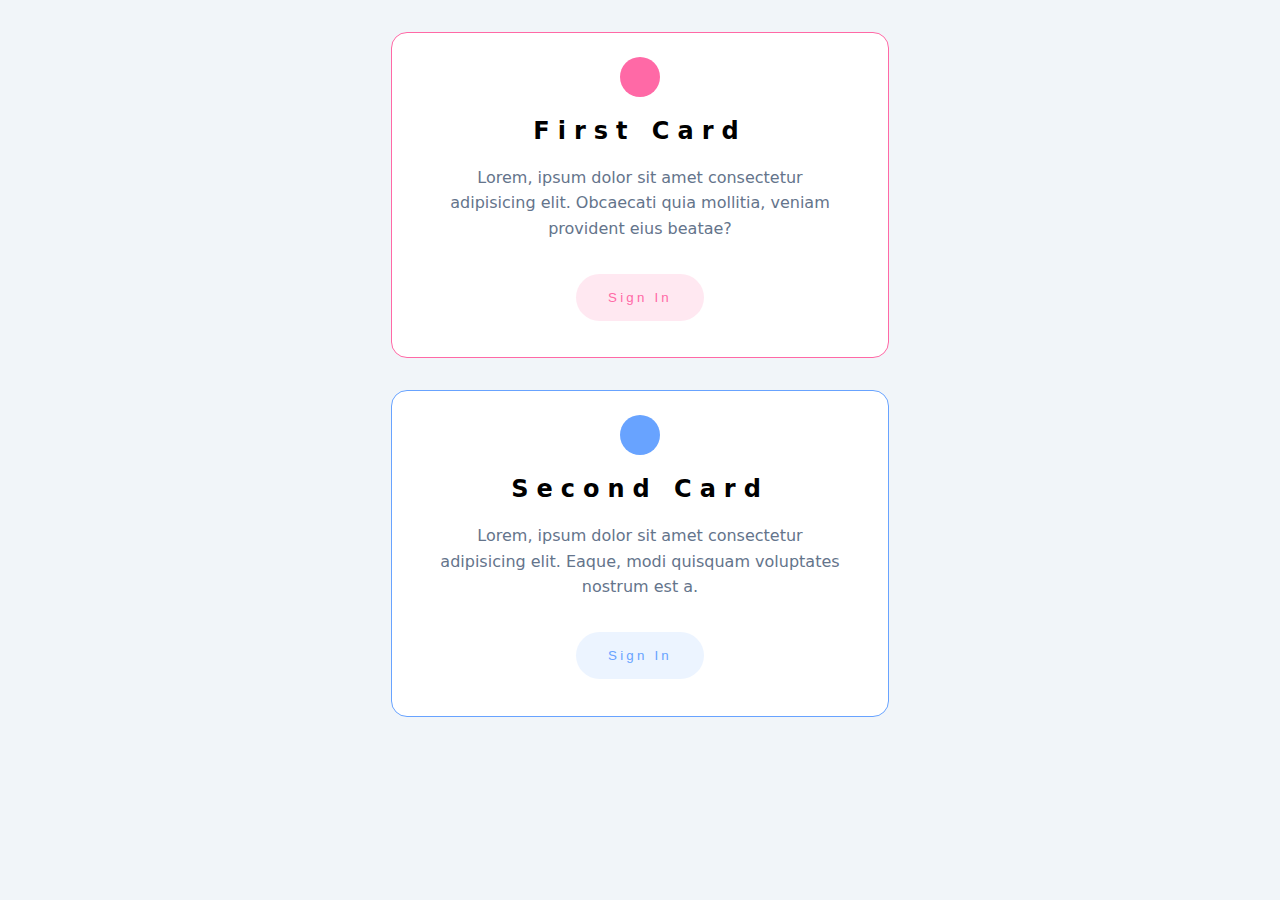
<file: CSS box model project no.3/index.html>
<!DOCTYPE html>
<html lang="en">
  <head>
    <meta charset="UTF-8" />
    <meta http-equiv="X-UA-Compatible" content="IE=edge" />
    <meta name="viewport" content="width=device-width, initial-scale=1.0" />
    <title>box-model</title>
    <link rel="stylesheet" href="styles.css" />
  </head>
  <body>
    <div class="card card-1">
      <div class="icon">
    </div>
        <h2 class="title">first card</h2>
          <p class="text">
            Lorem, ipsum dolor sit amet consectetur adipisicing elit. Obcaecati
            quia mollitia, veniam provident eius beatae?
          </p>
          <button class="btn btn-pink">Sign in</button>
        </h2>
    </div>
    <div class="card card-2">
      <div class="icon">
    </div>
        <h2 class="title">second card</h2>
          <p class="text">
            Lorem, ipsum dolor sit amet consectetur adipisicing elit. Eaque,
            modi quisquam voluptates nostrum est a.
          </p>
          <button class="btn btn-blue">Sign in</button>
        </h2>
    </div>
  </body>
</html>
</file>
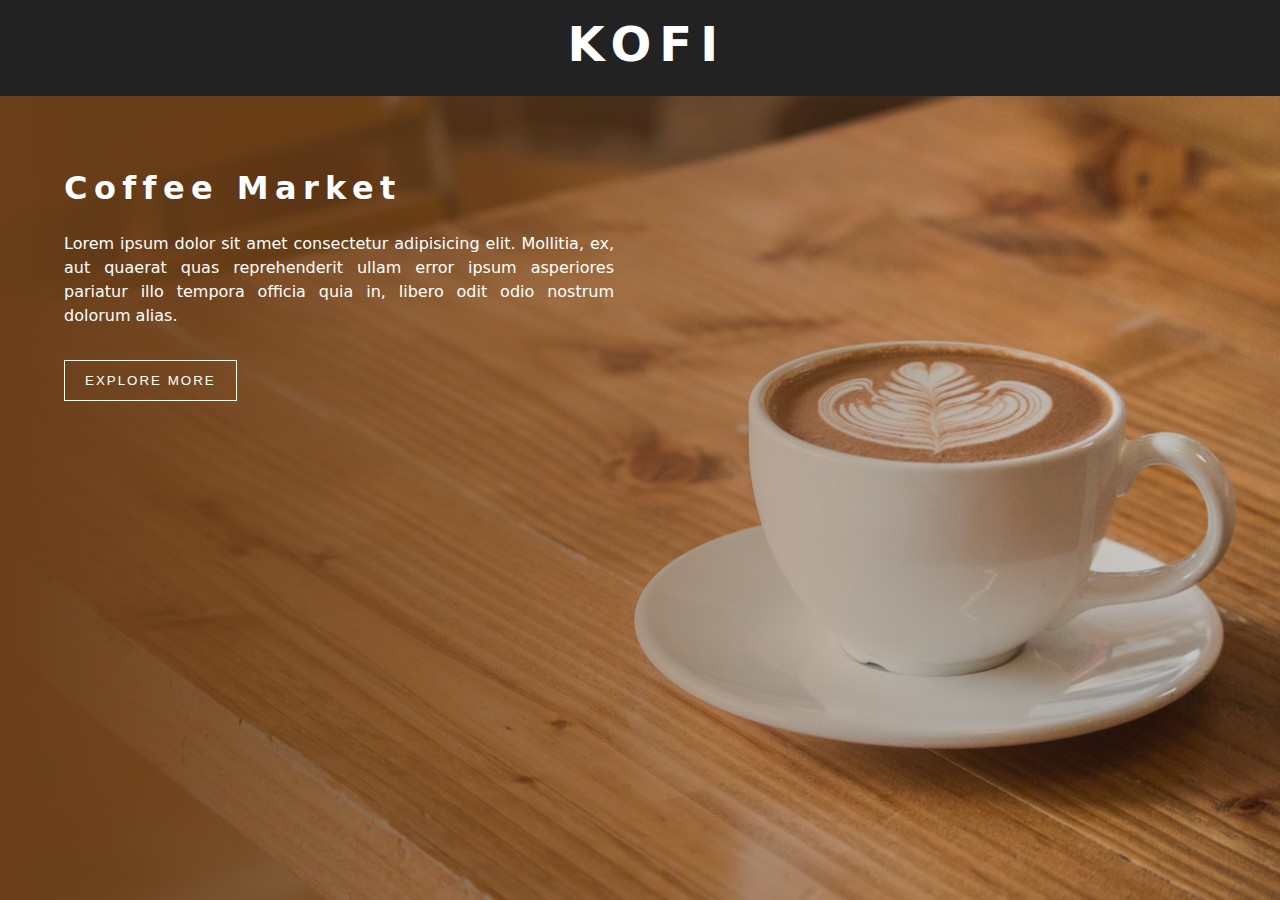
<file: Display Images Project no.4/index.html>
<!DOCTYPE html>
<html lang="en">
  <head>
    <meta charset="UTF-8" />
    <meta http-equiv="X-UA-Compatible" content="IE=edge" />
    <meta name="viewport" content="width=device-width, initial-scale=1.0" />
    <title>Display Image Project</title>
    <link rel="stylesheet" href="styles.css" />
  </head>
  <body>
    <!-- nav -->
    <div class="nav">
      <div class="nav-center">
        <span class="nav-title">kofi</span>
      </div>
    </div>
    <!-- hero -->
    <div class="hero">
      <div class="hero-center">
        <h1>coffee market</h1>
        <p>
          Lorem ipsum dolor sit amet consectetur adipisicing elit. Mollitia, ex,
          aut quaerat quas reprehenderit ullam error ipsum asperiores pariatur
          illo tempora officia quia in, libero odit odio nostrum dolorum alias.
        </p>
        <button class="hero-btn">explore more</button>
      </div>
    </div>
  </body>
</html>
</file>
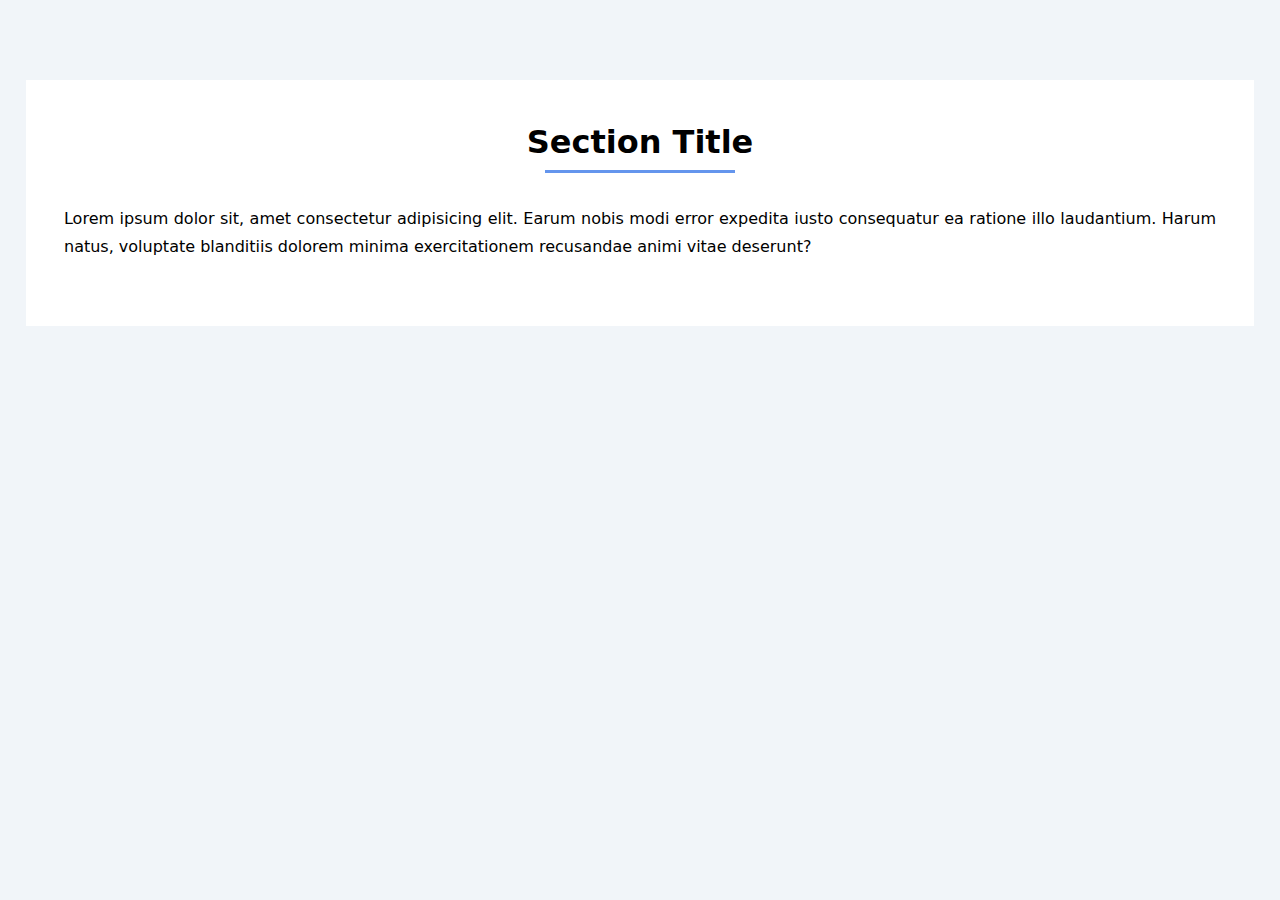
<file: Display property Project/index.html>
<!DOCTYPE html>
<html lang="en">
  <head>
    <meta charset="UTF-8" />
    <meta http-equiv="X-UA-Compatible" content="IE=edge" />
    <meta name="viewport" content="width=device-width, initial-scale=1.0" />
    <title>Display property</title>
    <link rel="stylesheet" href="styles.css" />
  </head>
  <body>
    <!-- Section -->
    <div class="section">
      <!-- Section title -->
      <div class="section-title">
        <h1>Section Title</h1>
        <div class="title-underline"></div>
      </div>
      <!-- end -->
      <!-- Section center -->
      <div class="section-center">
        <p>
          Lorem ipsum dolor sit, amet consectetur adipisicing elit. Earum nobis
          modi error expedita iusto consequatur ea ratione illo laudantium.
          Harum natus, voluptate blanditiis dolorem minima exercitationem
          recusandae animi vitae deserunt?
        </p>
      </div>
      <!-- end of Section center -->
    </div>
    <!-- end of section  -->
  </body>
</html>
</file>
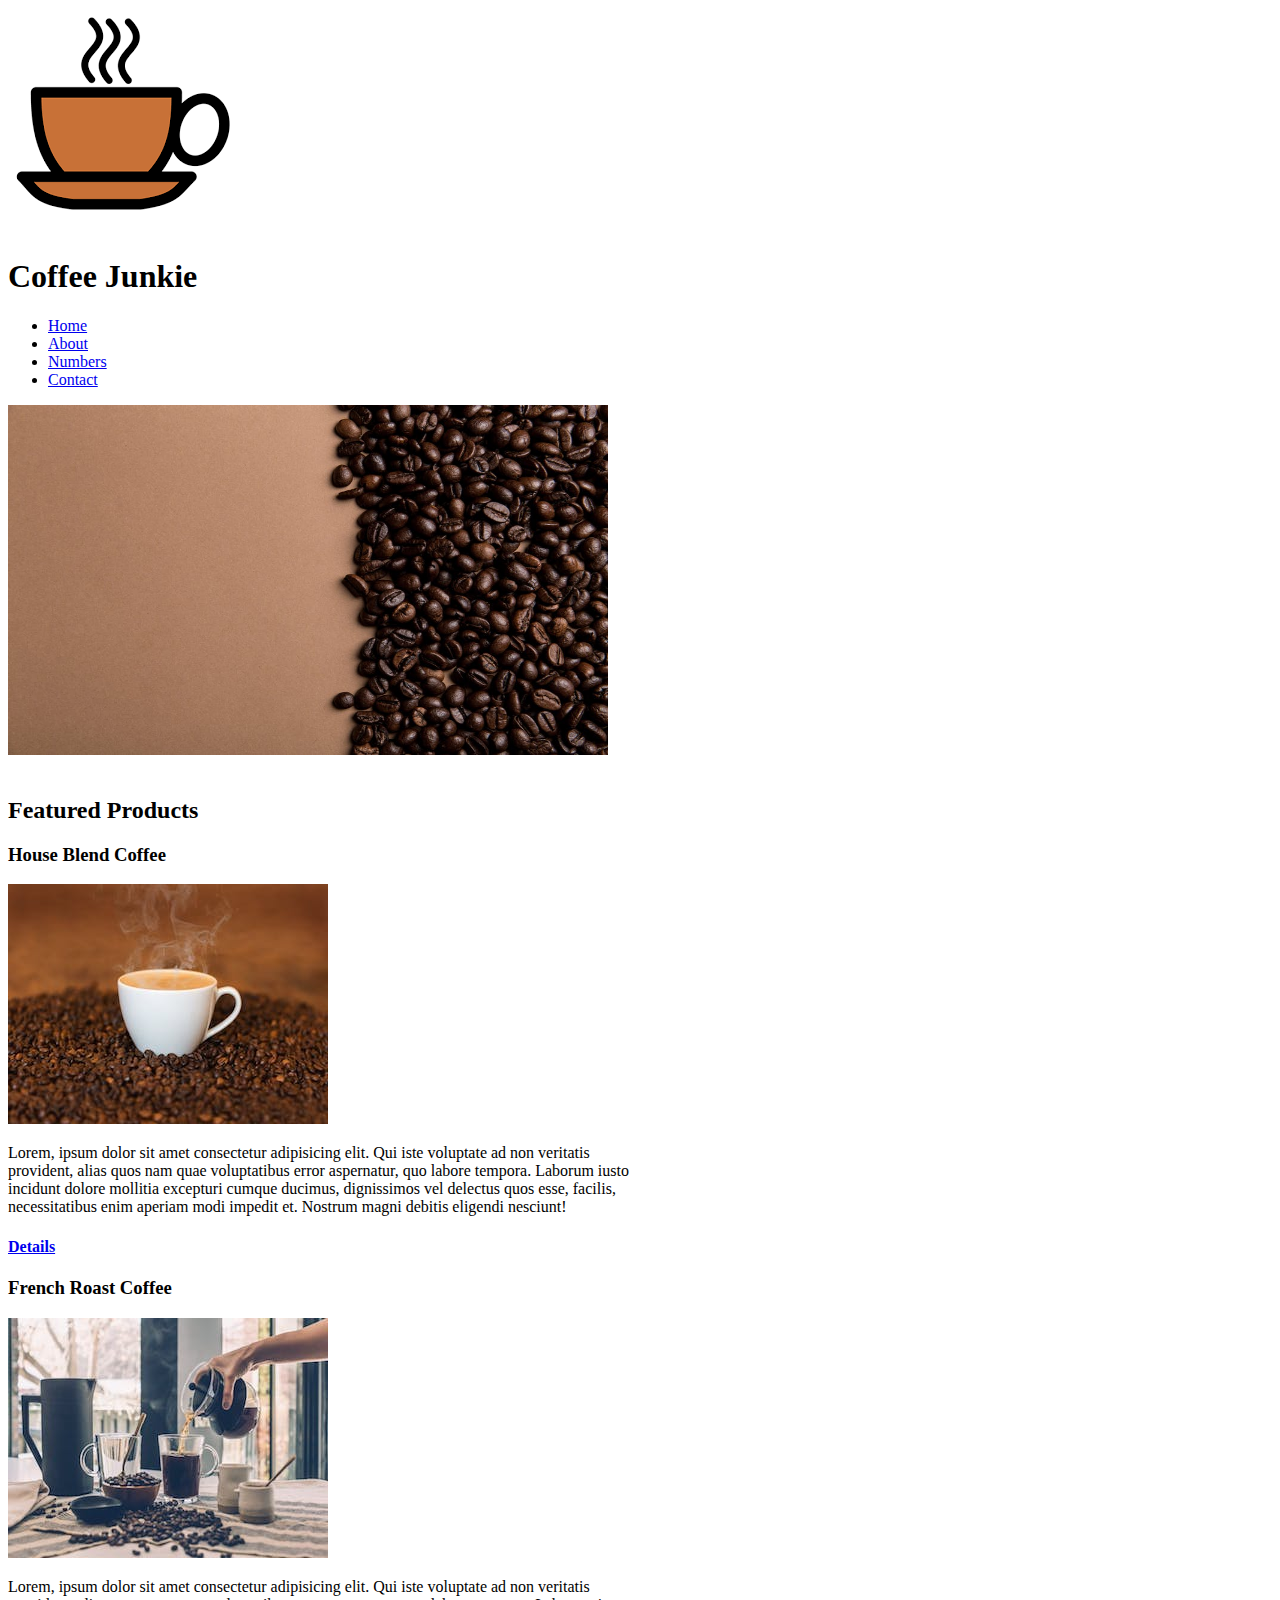
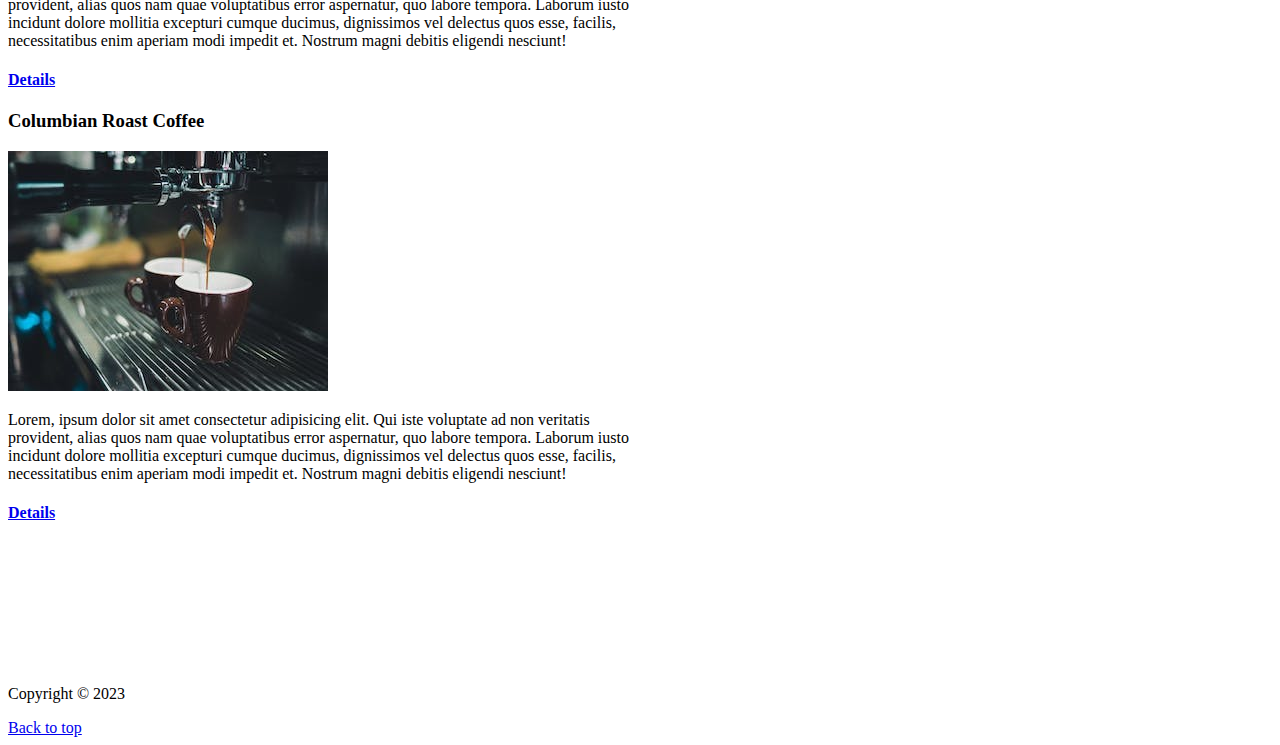
<file: First project/index.html>
<!-- Coffee HTML -->
<!-- Create a HTML page for Coffee Shop -->
<!DOCTYPE html>
<html lang="en">
  <head>
    <meta charset="UTF-8" />
    <meta http-equiv="X-UA-Compatible" content="IE=edge" />
    <meta name="viewport" content="width=device-width, initial-scale=1.0" />
    <title>Coffee Shop</title>
  </head>
  <body>
    <img src="./images/images/logo.png" alt="coffee logo" id="logo"/>
    <h1>Coffee Junkie</h1>
    <!-- navbar -->
    <ul>
      <li>
        <a href="index.html">Home</a>
      </li>
      <li>
        <a href="about.html">About</a>
      </li>
      <li>
        <a href="numbers.html">Numbers</a>
      </li>
      <li>
        <a href="contact.html">Contact</a>
      </li>
    </ul>
    <!-- Main Image -->
    <img src="./images/images/background.jpeg" alt="coffee beans" width="600" height="350">
    <br>
    <br>
    <h2>Featured Products</h2>
    
    <!-- house blend -->
    <h3>House Blend Coffee</h3>
    <img src="./images/images/house-blend.jpeg" alt="house blend coffee">
    <p style="width: 50%;">Lorem, ipsum dolor sit amet consectetur adipisicing elit. Qui iste voluptate ad non veritatis provident, alias quos nam quae voluptatibus error aspernatur, quo labore tempora. Laborum iusto incidunt dolore mollitia excepturi cumque ducimus, dignissimos vel delectus quos esse, facilis, necessitatibus enim aperiam modi impedit et. Nostrum magni debitis eligendi nesciunt!</p>
    <h4>
        <a href="https://en.wikipedia.org/wiki/Coffee" target="_blank">Details</a>
    </h4>
    <!-- French Roast -->
    <h3>French Roast Coffee</h3>
    <img src="./images/images/french-roast.jpeg" alt="French Roast coffee">
    <p style="width: 50%;">Lorem, ipsum dolor sit amet consectetur adipisicing elit. Qui iste voluptate ad non veritatis provident, alias quos nam quae voluptatibus error aspernatur, quo labore tempora. Laborum iusto incidunt dolore mollitia excepturi cumque ducimus, dignissimos vel delectus quos esse, facilis, necessitatibus enim aperiam modi impedit et. Nostrum magni debitis eligendi nesciunt!</p>
    <h4>
        <a href="https://en.wikipedia.org/wiki/Coffee" target="_blank">Details</a>
    </h4>
    <!-- Columbian Roast -->
    <h3>Columbian Roast Coffee</h3>
    <img src="./images/images/columbian-roast.jpeg" alt="Columbian Roast coffee">
    <p style="width: 50%;">Lorem, ipsum dolor sit amet consectetur adipisicing elit. Qui iste voluptate ad non veritatis provident, alias quos nam quae voluptatibus error aspernatur, quo labore tempora. Laborum iusto incidunt dolore mollitia excepturi cumque ducimus, dignissimos vel delectus quos esse, facilis, necessitatibus enim aperiam modi impedit et. Nostrum magni debitis eligendi nesciunt!</p>
    <h4>
        <a href="https://en.wikipedia.org/wiki/Coffee" target="_blank">Details</a>
    </h4>

    <br><br><br><br><br><br><br>

    <p>
    Copyright &copy; 2023
    </p>
    <a href="#logo">Back to top</a>
  </body>
</html>
</file>
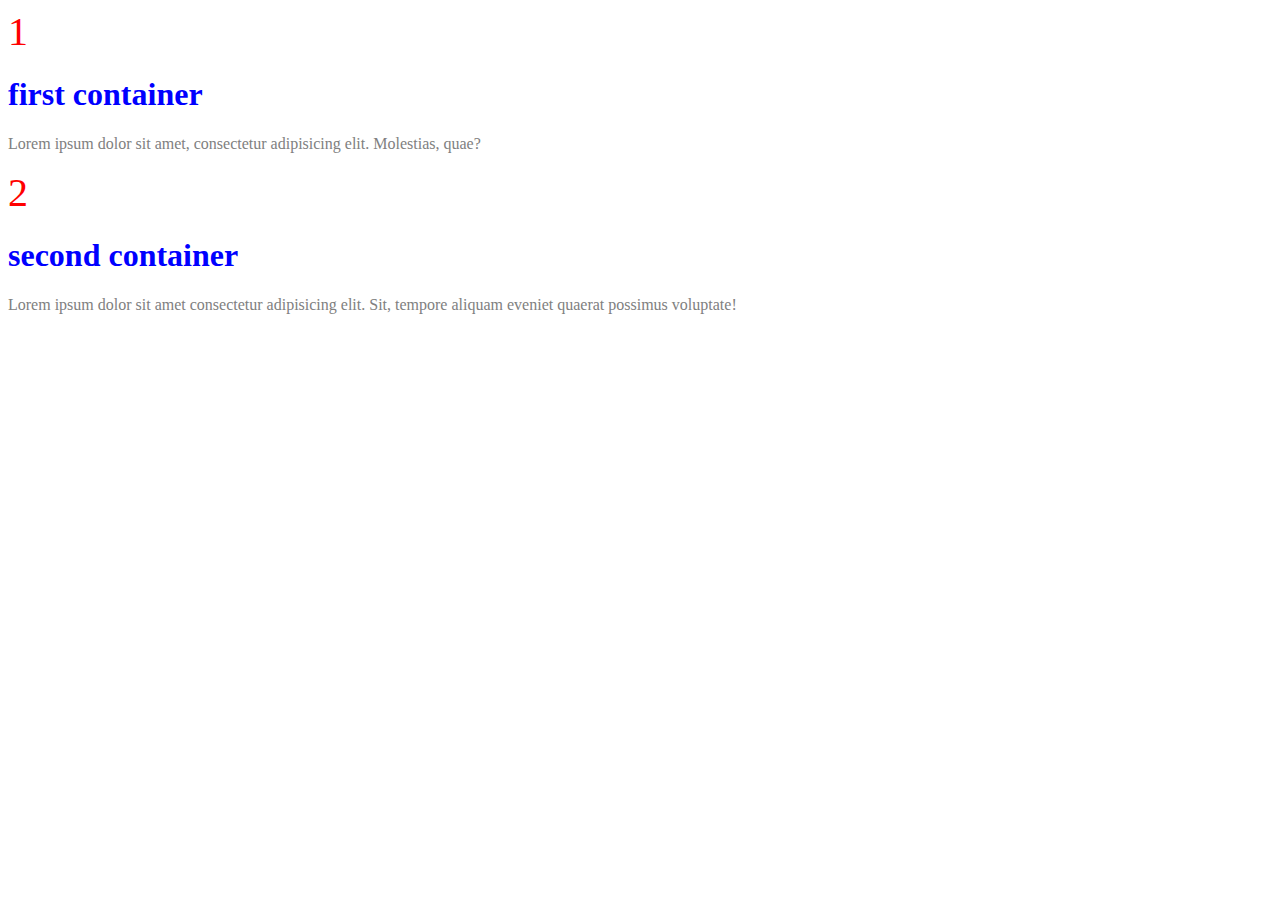
<file: Second project/index.html>
<!-- CSS fundamentals -->

<!DOCTYPE html>
<html lang="en">
  <head>
    <meta charset="UTF-8" />
    <meta http-equiv="X-UA-Compatible" content="IE=edge" />
    <meta name="viewport" content="width=device-width, initial-scale=1.0" />
    <title>CSS fundamentals</title>
    <link rel="stylesheet" href="styles.css" />
  </head>
  <body>
    <!-- First container -->
    <div class="container">
      <span class="icon">1</span>
      <h1 id="title">first container</h1>
      <p>
        Lorem ipsum dolor sit amet, consectetur adipisicing elit. Molestias,
        quae?
      </p>
    </div>
    <!-- Second container -->
    <div class="container">
      <span class="icon">2</span>
      <h1 id="title">second container</h1>
      <p>
        Lorem ipsum dolor sit amet consectetur adipisicing elit. Sit, tempore
        aliquam eveniet quaerat possimus voluptate!
      </p>
    </div>
  </body>
</html>
</file>
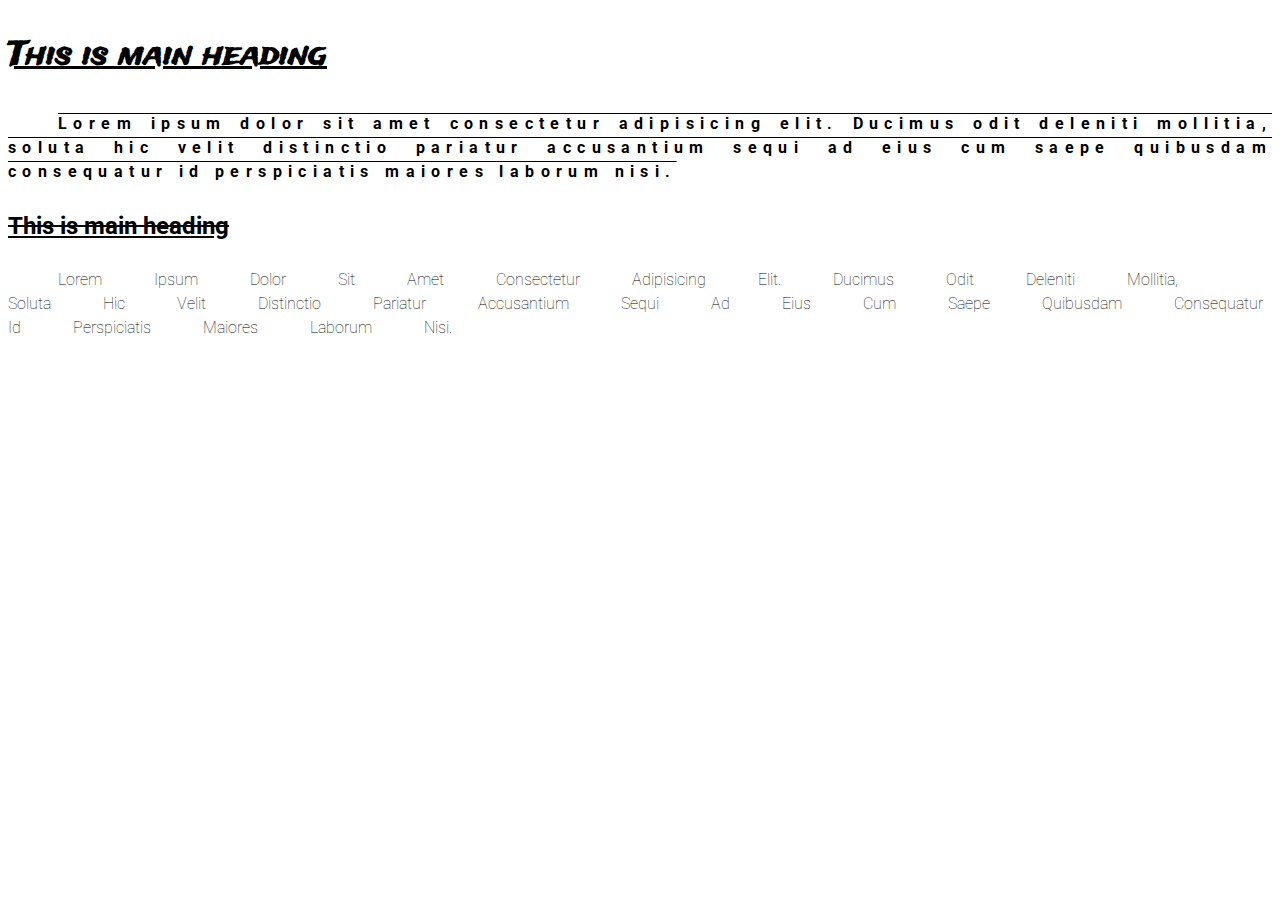
<file: Typography/index.html>
<!DOCTYPE html>
<html lang="en">
  <head>
    <meta charset="UTF-8" />
    <meta http-equiv="X-UA-Compatible" content="IE=edge" />
    <meta name="viewport" content="width=device-width, initial-scale=1.0" />
    <title>CSS Practice</title>
    <link rel="stylesheet" href="styles.css" />
  </head>
  <body>
    <h3 class="main-heading">This is main heading</h3>
    <p class="one">
      Lorem ipsum dolor sit amet consectetur adipisicing elit. Ducimus odit
      deleniti mollitia, soluta hic velit distinctio pariatur accusantium sequi
      ad eius cum saepe quibusdam consequatur id perspiciatis maiores laborum
      nisi.
    </p>
    <h3 class="sub-heading">This is main heading</h3>
    <p class="two">
      Lorem ipsum dolor sit amet consectetur adipisicing elit. Ducimus odit
      deleniti mollitia, soluta hic velit distinctio pariatur accusantium sequi
      ad eius cum saepe quibusdam consequatur id perspiciatis maiores laborum
      nisi.
    </p>
  </body>
</html>
</file>
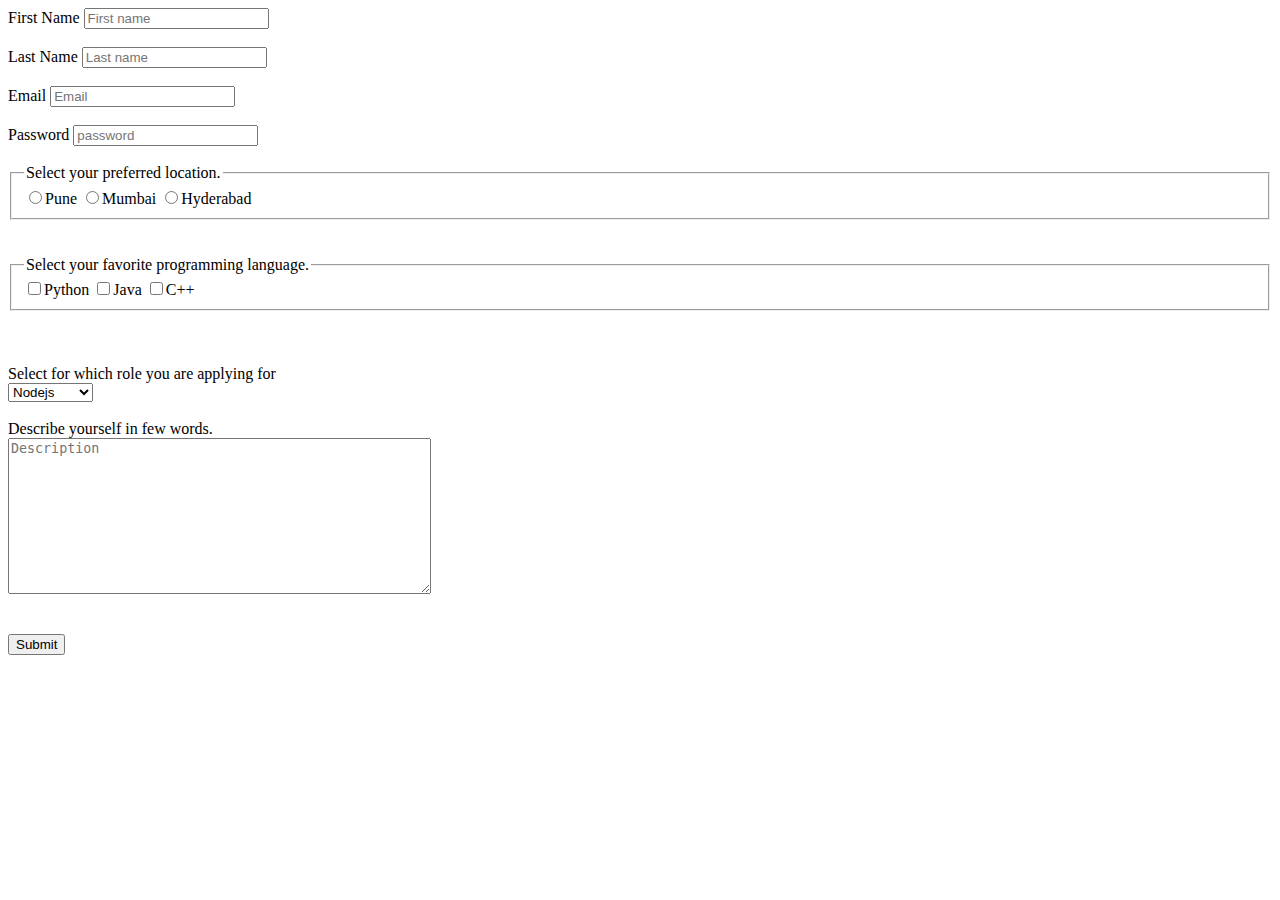
<file: first.html>
<!DOCTYPE html>
<html lang="en">
  <head>
    <meta charset="UTF-8" />
    <meta http-equiv="X-UA-Compatible" content="IE=edge" />
    <meta name="viewport" content="width=device-width, initial-scale=1.0" />
    <title>Document</title>
  </head>
  <body>
    <form action="">
      <!-- Text input First name -->
      <label for="firstName">First Name</label>
      <input
        type="text"
        id="firstName"
        name="firstName"
        placeholder="First name"
      />
      <br />
      <br />
      <!-- Last name -->
      <label for="lastName">Last Name </label>
      <input
        type="text"
        name="lasteName"
        id="lastName"
        placeholder="Last name"
      />
      <br />
      <br />
      <!-- Email -->
      <label for="email">Email </label>
      <input type="email" name="email" id="email" placeholder="Email" />
      <br />
      <br />
      <!-- Password -->
      <label for="password">Password</label>
      <input
        type="password"
        name="password"
        id="password"
        placeholder="password"
      />
      <br />
      <br />
      <!-- Radio Buttons -->
      <!-- <label for="favLang">Select your favorite programming language.</label> -->
      <fieldset>
        <legend>Select your preferred location.</legend>
        <input type="radio" name="location" value="Pune" />Pune
        <input type="radio" name="location" value="Mumbai" />Mumbai
        <input type="radio" name="location" value="Hyderabad" />Hyderabad
      </fieldset>
      <br />
      <br />
      <fieldset>
        <legend>Select your favorite programming language.</legend>
        <input type="checkbox" name="favLang" value="Python" />Python
        <input type="checkbox" name="favLang" value="Java" />Java
        <input type="checkbox" name="favLang" value="C++" />C++
      </fieldset>
      <br />
      <br />
      <br />
      <label for="role">Select for which role you are applying for</label>
      <br />
      <select name="role" id="role">
        <option value="Nodejs">Nodejs</option>
        <option value="JS">JavaScript</option>
        <option value="react">React</option>
      </select>
      <br />
      <br />
      <label for="desc">Describe yourself in few words.</label>
      <br />
      <textarea
        name="Description"
        id="desc"
        cols="50"
        rows="10"
        placeholder="Description"
      ></textarea>
      <br />
      <br />
      <br />

      <!-- Submit button -->
      <input type="button" value="Submit" />
    </form>
  </body>
</html>
</file>
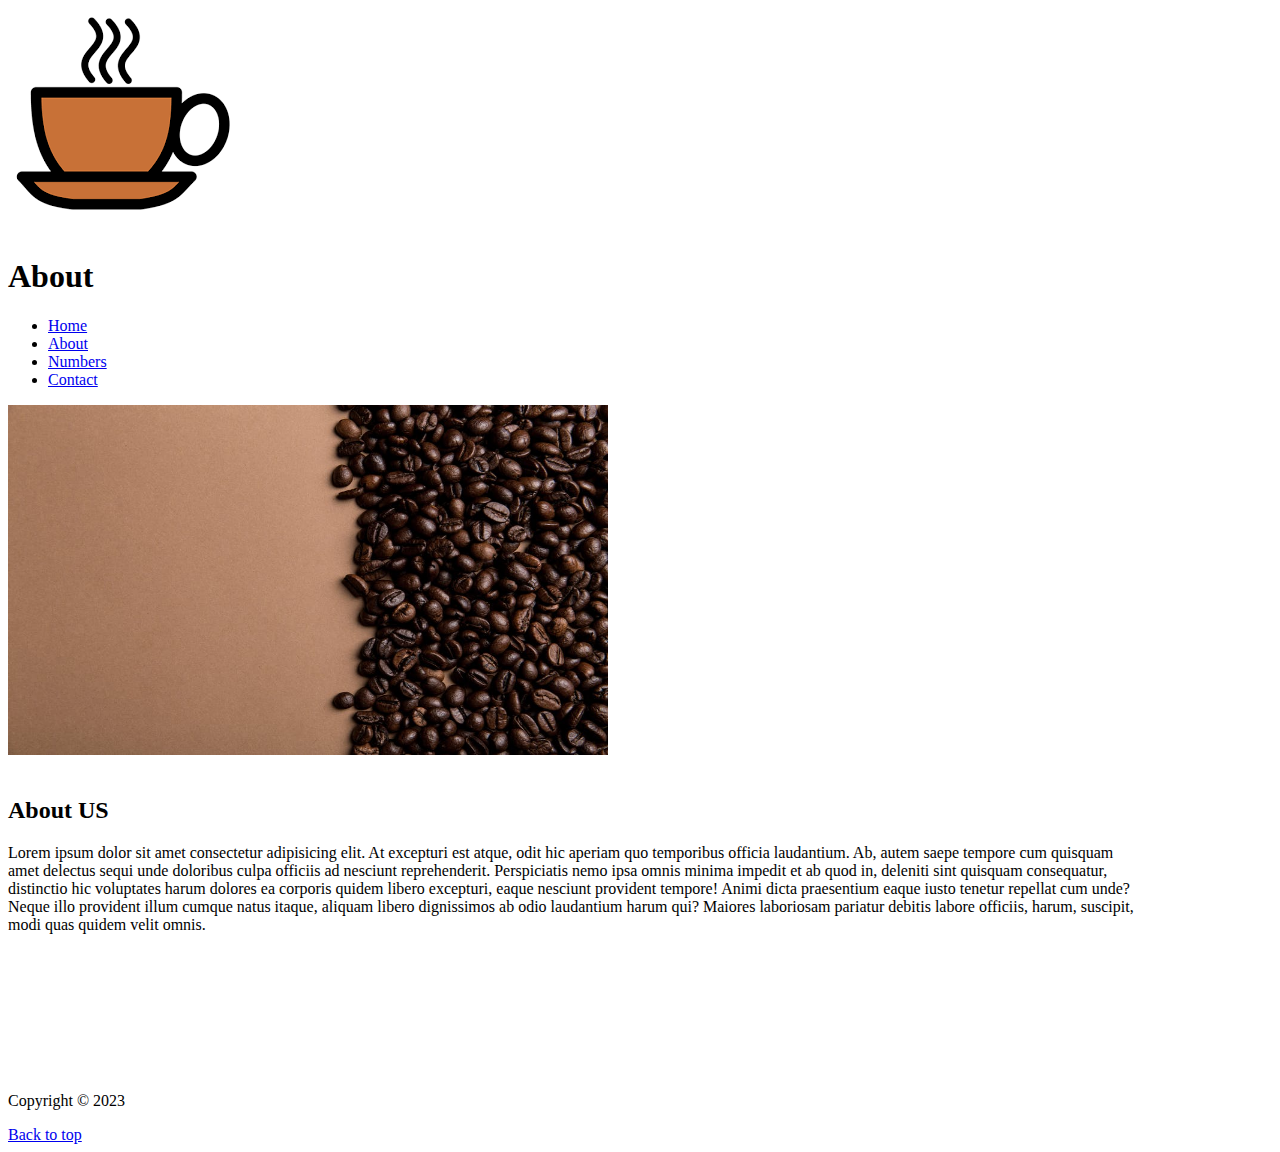
<file: First project/about.html>
<!-- Coffee HTML -->
<!-- Create a HTML page for Coffee Shop -->
<!DOCTYPE html>
<html lang="en">
  <head>
    <meta charset="UTF-8" />
    <meta http-equiv="X-UA-Compatible" content="IE=edge" />
    <meta name="viewport" content="width=device-width, initial-scale=1.0" />
    <title>Coffee Shop</title>
  </head>
  <body>
    <img src="./images/images/logo.png" alt="coffee logo" id="logo"/>
    <h1>About</h1>
    <!-- navbar -->
    <ul>
      <li>
        <a href="index.html">Home</a>
      </li>
      <li>
        <a href="about.html">About</a>
      </li>
      <li>
        <a href="numbers.html">Numbers</a>
      </li>
      <li>
        <a href="contact.html">Contact</a>
      </li>
    </ul>
    <!-- Main Image -->
    <img src="./images/images/background.jpeg" alt="coffee beans" width="600" height="350">
    <br>
    <br>
    <h2>About US</h2>
    <p style="width: 90%;">Lorem ipsum dolor sit amet consectetur adipisicing elit. At excepturi est atque, odit hic aperiam quo temporibus officia laudantium. Ab, autem saepe tempore cum quisquam amet delectus sequi unde doloribus culpa officiis ad nesciunt reprehenderit. Perspiciatis nemo ipsa omnis minima impedit et ab quod in, deleniti sint quisquam consequatur, distinctio hic voluptates harum dolores ea corporis quidem libero excepturi, eaque nesciunt provident tempore! Animi dicta praesentium eaque iusto tenetur repellat cum unde? Neque illo provident illum cumque natus itaque, aliquam libero dignissimos ab odio laudantium harum qui? Maiores laboriosam pariatur debitis labore officiis, harum, suscipit, modi quas quidem velit omnis.</p>

    <br><br><br><br><br><br><br>

    <p>
    Copyright &copy; 2023
    </p>
    <a href="#logo">Back to top</a>
  </body>
</html>
</file>
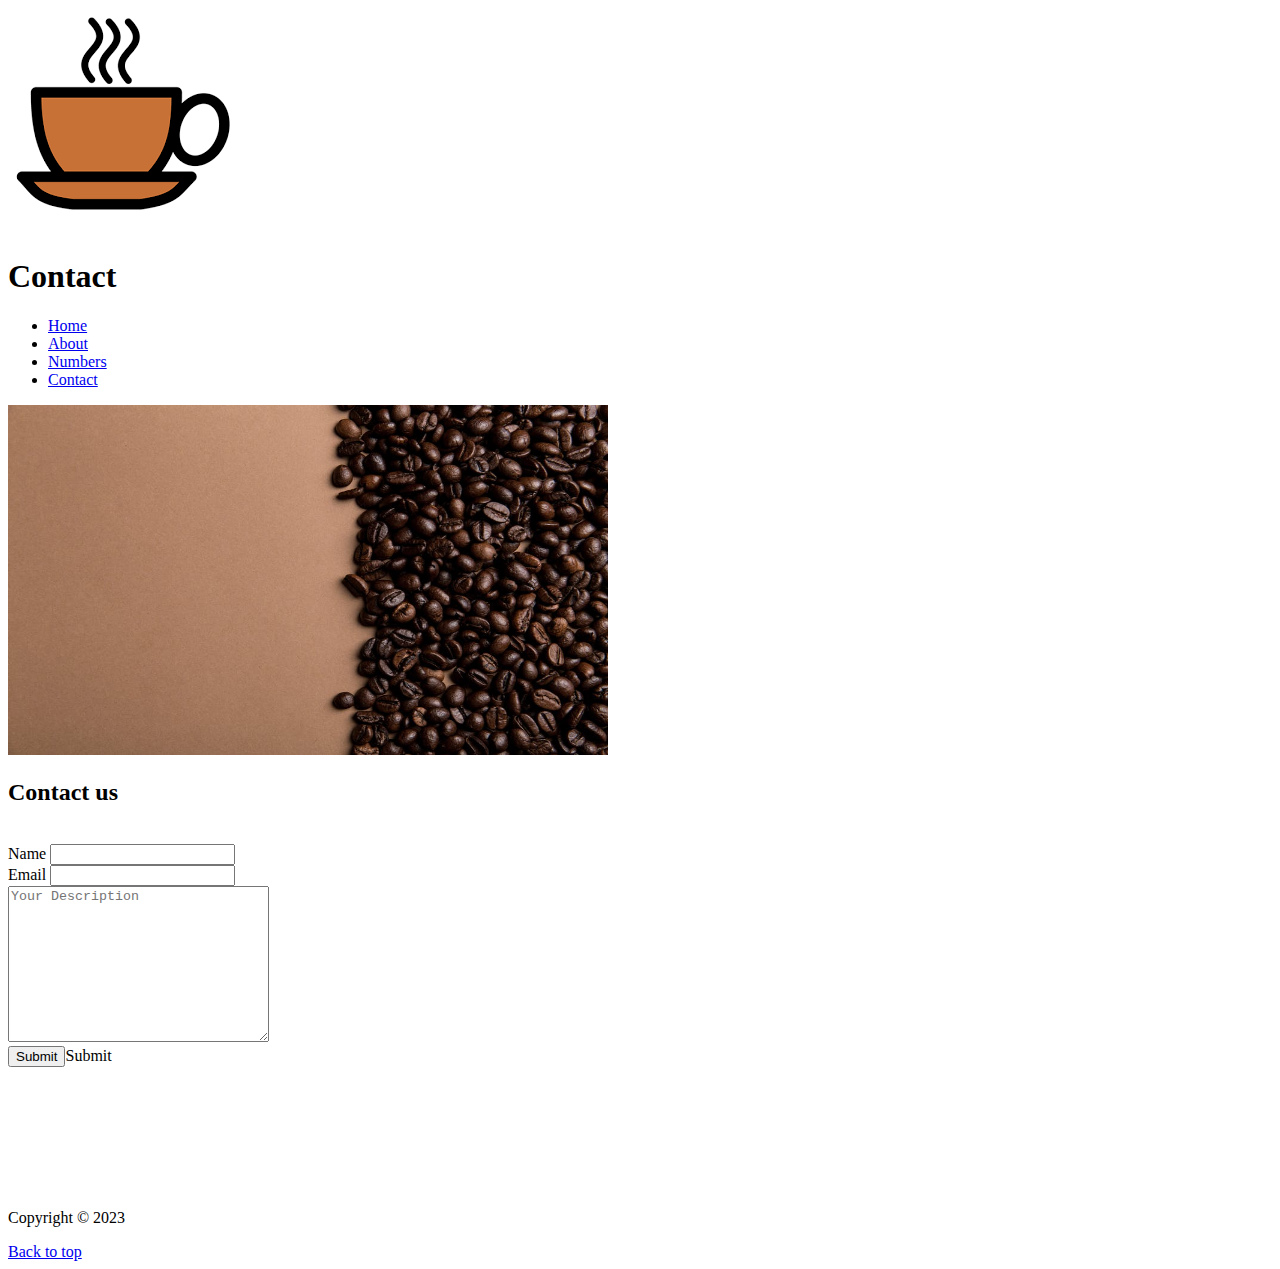
<file: First project/contact.html>
<!-- Coffee HTML -->
<!-- Create a HTML page for Coffee Shop -->
<!DOCTYPE html>
<html lang="en">
  <head>
    <meta charset="UTF-8" />
    <meta http-equiv="X-UA-Compatible" content="IE=edge" />
    <meta name="viewport" content="width=device-width, initial-scale=1.0" />
    <title>Coffee Shop</title>
  </head>
  <body>
    <img src="./images/images/logo.png" alt="coffee logo" id="logo" />
    <h1>Contact</h1>
    <!-- navbar -->
    <ul>
      <li>
        <a href="index.html">Home</a>
      </li>
      <li>
        <a href="about.html">About</a>
      </li>
      <li>
        <a href="numbers.html">Numbers</a>
      </li>
      <li>
        <a href="contact.html">Contact</a>
      </li>
    </ul>
    <!-- Main Image -->
    <img
      src="./images/images/background.jpeg"
      alt="coffee beans"
      width="600"
      height="350"
    />
    <br />
    <h2>Contact us</h2>
    <br />
    <form action="">
      <!-- Name -->
      <label for="name">Name</label>
      <input type="text" name="name" id="name" />
      <br />
      <!-- Email -->
      <label for="email">Email</label>
      <input type="text" name="email" id="email" />
      <br />
      <!-- Description -->
      <textarea
        name="description"
        id=""
        cols="30"
        rows="10"
        placeholder="Your Description"
      ></textarea>
      <br />
      <!-- Submit Button -->
      <input type="submit" />Submit
    </form>

    <br /><br /><br /><br /><br /><br /><br />

    <p>Copyright &copy; 2023</p>
    <a href="#logo">Back to top</a>
  </body>
</html>
</file>
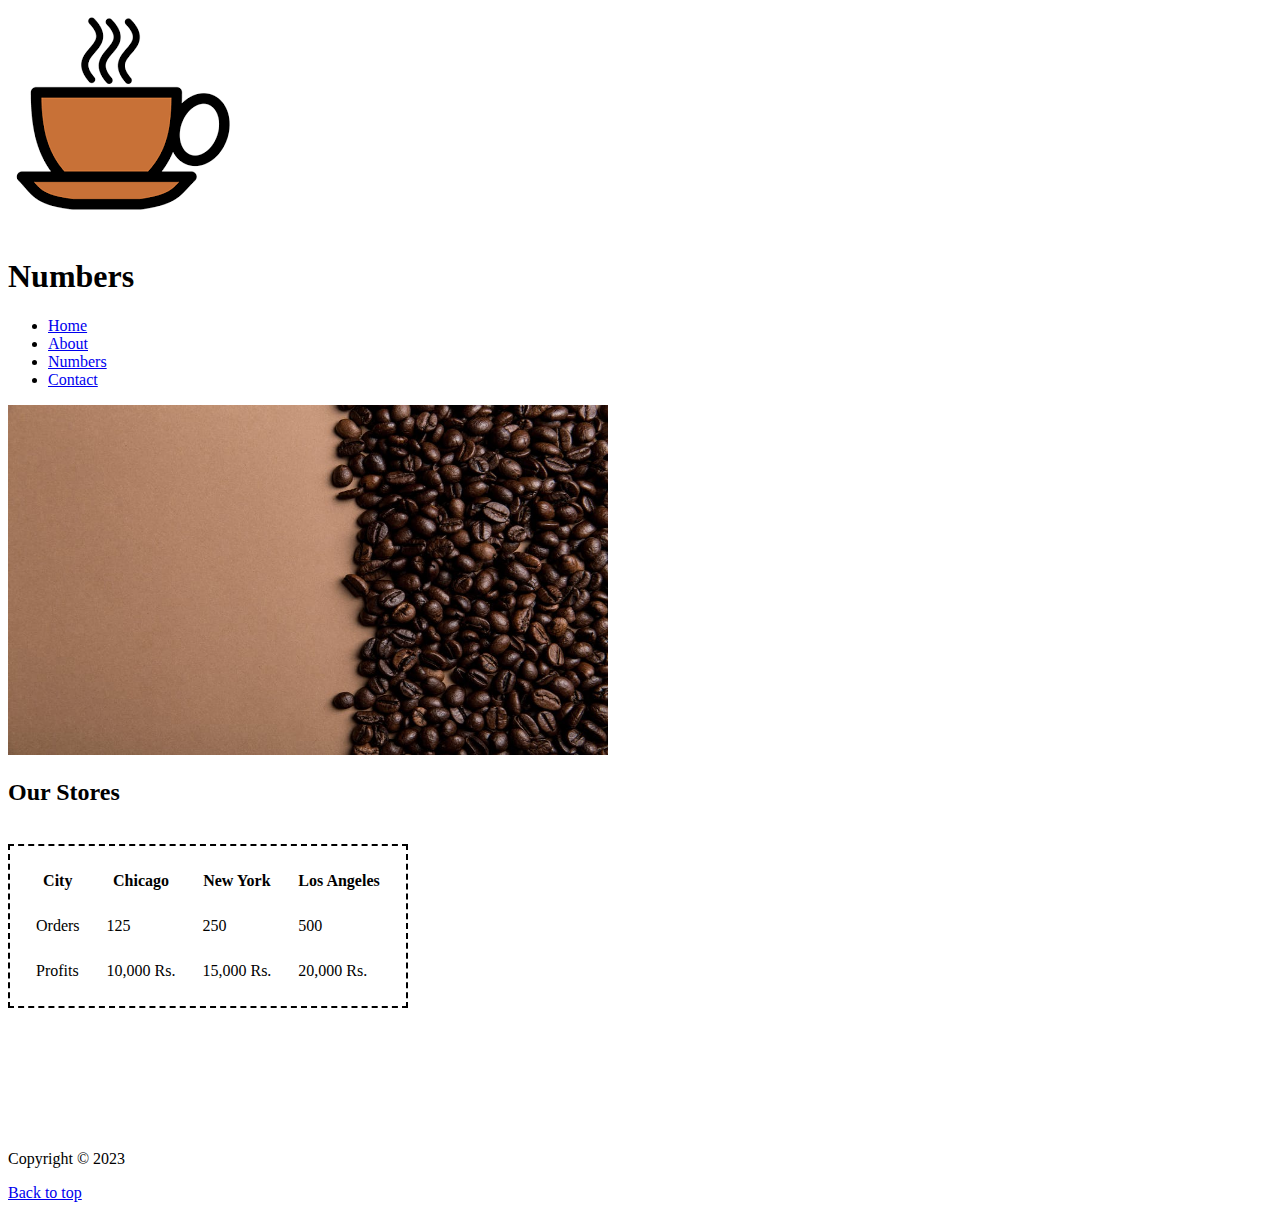
<file: First project/numbers.html>
<!-- Coffee HTML -->
<!-- Create a HTML page for Coffee Shop -->
<!DOCTYPE html>
<html lang="en">
  <head>
    <meta charset="UTF-8" />
    <meta http-equiv="X-UA-Compatible" content="IE=edge" />
    <meta name="viewport" content="width=device-width, initial-scale=1.0" />
    <title>Coffee Shop</title>
  </head>
  <body>
    <img src="./images/images/logo.png" alt="coffee logo" id="logo" />
    <h1>Numbers</h1>
    <!-- navbar -->
    <ul>
      <li>
        <a href="index.html">Home</a>
      </li>
      <li>
        <a href="about.html">About</a>
      </li>
      <li>
        <a href="numbers.html">Numbers</a>
      </li>
      <li>
        <a href="contact.html">Contact</a>
      </li>
    </ul>
    <!-- Main Image -->
    <img
      src="./images/images/background.jpeg"
      alt="coffee beans"
      width="600"
      height="350"
    />
    <br />
    <h2>Our Stores</h2>
    <br />
    <table style="border: 2px dashed black; border-spacing: 25px">
      <!-- City -->
      <tr>
        <th>City</th>
        <th>Chicago</th>
        <th>New York</th>
        <th>Los Angeles</th>
      </tr>
      <!-- Orders -->
      <tr>
        <td>Orders</td>
        <td>125</td>
        <td>250</td>
        <td>500</td>
      </tr>
      <!-- Profits -->
    <tr>
        <td>Profits</td>
        <td>10,000 Rs.</td>
        <td>15,000 Rs.</td>
        <td>20,000 Rs.</td>
      </tr>
    </table>

    <br /><br /><br /><br /><br /><br /><br />

    <p>Copyright &copy; 2023</p>
    <a href="#logo">Back to top</a>
  </body>
</html>
</file>
<file: CSS box model project no.3/styles.css>
/* 

- light grey #f1f5f9
- white #fff
- light pink #ffe8f1
- dark pink #ff69a6
- light blue #ecf4ff
- dark blue #68a3ff
*/

body {
  font-family: system-ui, -apple-system, BlinkMacSystemFont, "Segoe UI", Roboto,
    Oxygen, Ubuntu, Cantarell, "Open Sans", "Helvetica Neue", sans-serif;
  background: #f1f5f9;
}

.card {
  background: #fff;
  text-align: center;
  max-width: 25rem;
  margin: 2rem auto;
  padding: 1.5rem 3rem;
  border-radius: 1rem;
  border: 1.5px solid transparent;
}

.card-1 {
  border-color: #ff69a6;
}

.icon {
  width: 40px;
  height: 40px;
  /* background: red; */
  border-radius: 50%;
  margin: 0 auto;
}

.card-1 .icon {
  background: #ff69a6;
}

.title {
  text-transform: capitalize;
  letter-spacing: 0.5rem;
}

.text {
  line-height: 1.6rem;
  color: #64748b;
}

.btn {
  text-transform: capitalize;
  border: transparent;
  border-radius: 1.5rem;
  padding: 1rem 2rem;
  letter-spacing: 0.2rem;
  margin-top: 1rem;
  margin-bottom: 0.8rem;
}

.btn-pink {
  background: #ffe8f1;
  color: #ff69a6;
}

.btn-blue {
  background: #ecf4ff;
  color: #68a3ff;
}

.card-2 .icon {
  background: #68a3ff;
}

.card-2 {
  border-color: #68a3ff;
}
</file>
<file: Display Images Project no.4/styles.css>
* {
  margin: 0;
  padding: 0;
  box-sizing: border-box; /* We use box-sizing : border-box because if we want to resize(padding/margin) a box itself not the element inside it, we use it. If we dont use it the resize will be on the element part inside the box.*/
}

body {
  font-family: system-ui, -apple-system, BlinkMacSystemFont, "Segoe UI", Roboto,
    Oxygen, Ubuntu, Cantarell, "Open Sans", "Helvetica Neue", sans-serif;
  line-height: 1.5rem;
}

.nav {
  height: 6rem;
  background: #222;
  padding: 1rem 0;
  /* border: 2px solid blue; */
}

.nav-center {
  width: 90vw;
  max-width: 145px;
  margin: 1rem auto;
  /* border: 2px solid red; */
}

.nav-title {
  font-size: 3rem;
  text-transform: uppercase;
  font-weight: 700;
  letter-spacing: 0.5rem;
  color: #fff;
  margin: 1rem auto;
  /* border: 3px solid green; */
}

.hero {
  background: linear-gradient(
      270deg,
      rgba(126, 115, 84, 0.1),
      rgb(105, 62, 25, 1) /* rgba(105, 62, 25, 1) */
    ),
    url("./bg-images/coffee-img.jpg") center/cover;
  min-height: calc(100vh - 6rem);
}

.hero-center {
  width: 90vw;
  max-width: 1170px;
  margin: 0 auto;
  padding: 5rem 0;
  color: #fff;
}

.hero-center h1 {
  letter-spacing: 0.4rem;
  text-transform: capitalize;
  margin-bottom: 2rem;
}

.hero-center p {
  max-width: 550px;
  text-align: justify;
  margin-bottom: 2rem;
}

.hero-btn {
  background: transparent;
  color: #fff;
  text-transform: uppercase;
  padding: 0.75rem 1.25rem;
  letter-spacing: 2px;
  border: 1px solid #fff;
}
</file>
<file: Display property Project/styles.css>
* {
  margin: 0;
}

body {
  font-family: system-ui, -apple-system, BlinkMacSystemFont, "Segoe UI", Roboto,
    Oxygen, Ubuntu, Cantarell, "Open Sans", "Helvetica Neue", sans-serif;
  background: #f1f5f9;
  line-height: 1.8rem;
  text-align: justify;
}

/* h1{
    padding: 1rem auto;
    text-align: center;
} */

.section-title {
  padding: 8rem auto;
  text-align: center;
  text-transform: capitalize;
}
.section {
  background: #fff;
  width: 96vw;
  padding: 3rem 0rem 4rem 0rem;
  margin: 5rem auto 3rem auto;
  /* max-width: 60rem;
  margin: 8rem auto; */
}

.title-underline {
  height: 3px;
  max-width: 190px;
  background: cornflowerblue;
  margin: 0.8rem auto 2rem auto;
}

.section-center {
  width: 90vw;
  max-width: 1170px;
  margin: 0 auto;
}
</file>
<file: Second project/styles.css>
.icon {
  color: red;
  font-size: 40px;
}

#title {
  color: blue;
}

p {
  color: gray;
}
</file>
<file: Typography/styles.css>
@import url("https://fonts.googleapis.com/css2?family=Roboto:ital,wght@0,400;0,700;1,500&family=Trade+Winds&display=swap");

body {
  font-family: "Roboto", sans-serif;
  text-align: justify;
  line-height: 1.5;
}

.main-heading {
  font-family: "Trade Winds", cursive;
  font-size: xx-large;
  text-decoration: underline solid;
}

.sub-heading {
  font-size: x-large;
  text-decoration: solid line-through underline;
  text-transform: uppercase italic;
}

.one {
  font-weight: bold;
  text-indent: 50px;
  /* line-height: 1.5; */
  letter-spacing: 0.4rem;
  text-decoration: overline;
}

.two {
  font-weight: lighter;
  text-indent: 50px;
  word-spacing: 3rem;
  text-align: left;
  text-transform: capitalize;
  /* line-height: 1.5; */
}
</file>
